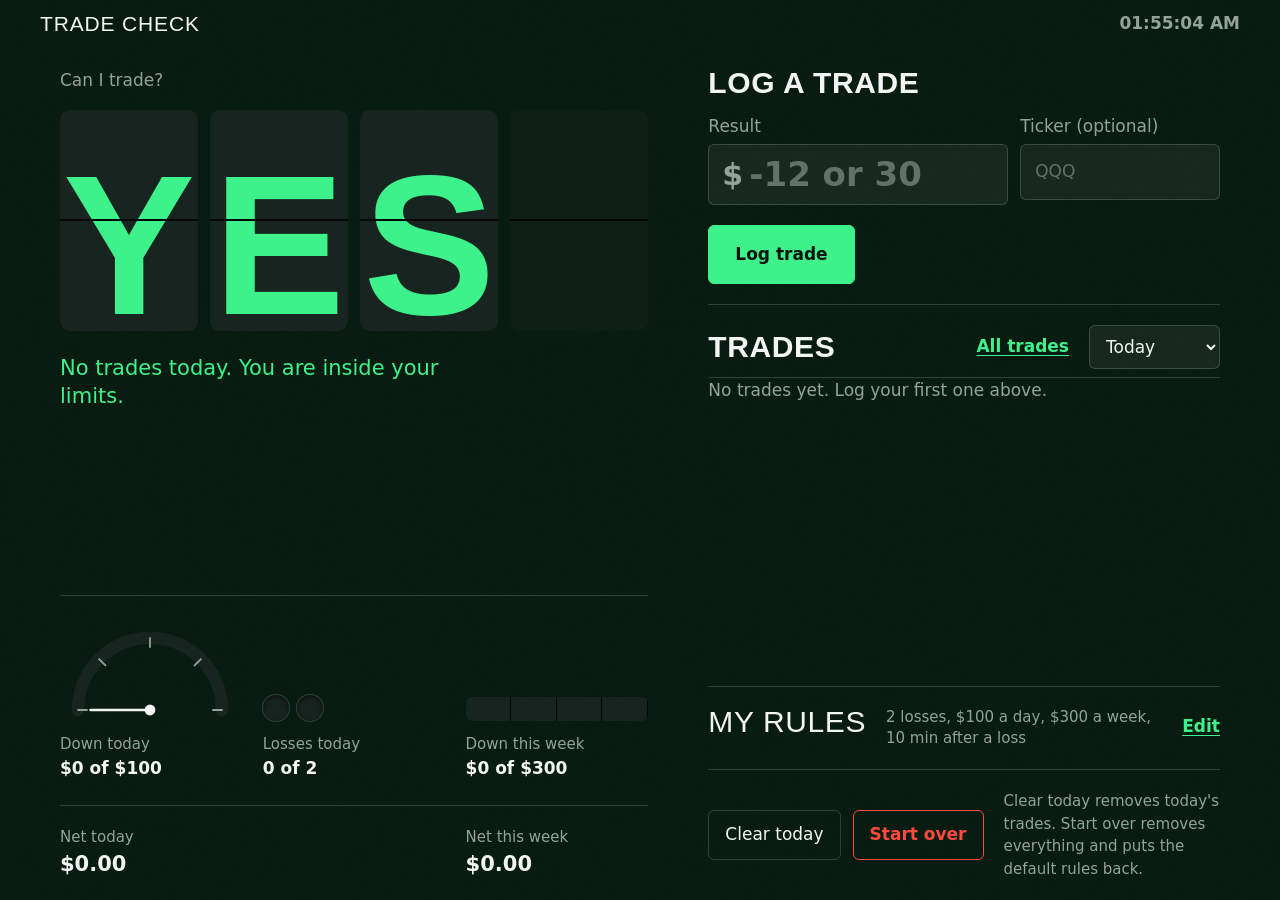
<file: index.html>
<!DOCTYPE html>
<html lang="en">
<head>
  <meta charset="utf-8">
  <meta name="viewport" content="width=device-width, initial-scale=1">
  <title>Trade Check</title>
  <meta name="description" content="Log your trades and see if you can place another one today.">
  <meta name="theme-color" content="#071A10">
  <link rel="icon" href="data:image/svg+xml,%3Csvg xmlns='http://www.w3.org/2000/svg' viewBox='0 0 32 32'%3E%3Crect width='32' height='32' rx='8' fill='%23071A10'/%3E%3Crect x='7' y='5' width='18' height='22' rx='4' fill='%233DF28A'/%3E%3Crect x='7' y='15' width='18' height='2' fill='%23071A10'/%3E%3C/svg%3E">
  <link rel="stylesheet" href="css/styles.css">
</head>
<body data-state="yes">
  <svg class="grain-src" aria-hidden="true" width="0" height="0">
    <filter id="grain"><feTurbulence type="fractalNoise" baseFrequency="0.9" numOctaves="2" stitchTiles="stitch"/><feColorMatrix values="0 0 0 0 1  0 0 0 0 1  0 0 0 0 1  0 0 0 0.5 0"/></filter>
  </svg>

  <header class="top">
    <span class="brand">Trade Check</span>
    <span class="clock fig" id="clock" aria-hidden="true"></span>
  </header>

  <div class="layout">

    <section class="signal" id="answer" aria-live="polite">
      <h1 class="question">Can I trade?</h1>
      <p class="visually-hidden" id="verdict">Yes</p>

      <div class="flaps" id="flaps" aria-hidden="true">
        <span class="tile" data-letter=" ">
          <span class="half top"><span class="ch"></span></span>
          <span class="half bottom"><span class="ch"></span></span>
          <span class="half flip-top"><span class="ch"></span></span>
          <span class="half flip-bottom"><span class="ch"></span></span>
        </span>
        <span class="tile" data-letter=" ">
          <span class="half top"><span class="ch"></span></span>
          <span class="half bottom"><span class="ch"></span></span>
          <span class="half flip-top"><span class="ch"></span></span>
          <span class="half flip-bottom"><span class="ch"></span></span>
        </span>
        <span class="tile" data-letter=" ">
          <span class="half top"><span class="ch"></span></span>
          <span class="half bottom"><span class="ch"></span></span>
          <span class="half flip-top"><span class="ch"></span></span>
          <span class="half flip-bottom"><span class="ch"></span></span>
        </span>
        <span class="tile" data-letter=" ">
          <span class="half top"><span class="ch"></span></span>
          <span class="half bottom"><span class="ch"></span></span>
          <span class="half flip-top"><span class="ch"></span></span>
          <span class="half flip-bottom"><span class="ch"></span></span>
        </span>
      </div>

      <p class="reason" id="reason">No trades today. You are inside your limits.</p>
      <p class="countdown" id="countdown" aria-hidden="true"></p>

      <div class="instruments">
        <div class="instrument dial-wrap">
          <svg class="dial" viewBox="0 0 200 112" aria-hidden="true">
            <path class="dial-track" d="M20 100 A80 80 0 0 1 180 100"/>
            <path class="dial-fill" id="day-fill" d="M20 100 A80 80 0 0 1 180 100"/>
            <g class="ticks">
              <line x1="20" y1="100" x2="30" y2="100"/>
              <line x1="43.4" y1="43.4" x2="50.5" y2="50.5"/>
              <line x1="100" y1="20" x2="100" y2="30"/>
              <line x1="156.6" y1="43.4" x2="149.5" y2="50.5"/>
              <line x1="180" y1="100" x2="170" y2="100"/>
            </g>
            <line class="needle" id="needle" x1="100" y1="100" x2="100" y2="34"/>
            <circle class="hub" cx="100" cy="100" r="6"/>
          </svg>
          <p class="inst-label">Down today</p>
          <p class="inst-fig fig" id="day-fig">$0 of $100</p>
        </div>

        <div class="instrument">
          <div class="lamps" id="dots"></div>
          <p class="inst-label">Losses today</p>
          <p class="inst-fig fig" id="stat-losses">0 of 2</p>
        </div>

        <div class="instrument">
          <div class="bar"><div class="bar-fill" id="week-fill"></div></div>
          <p class="inst-label">Down this week</p>
          <p class="inst-fig fig" id="week-fig">$0 of $300</p>
        </div>
      </div>

      <dl class="nets">
        <div><dt>Net today</dt><dd class="fig" id="stat-today">$0.00</dd></div>
        <div><dt>Net this week</dt><dd class="fig" id="stat-week">$0.00</dd></div>
      </dl>
    </section>

    <main class="controls">
      <section aria-labelledby="log-title">
        <h2 id="log-title">Log a trade</h2>
        <form id="trade-form" novalidate>
          <div class="log-row">
            <div class="field field-amount">
              <label for="amount">Result</label>
              <div class="money-well">
                <span class="money-sign fig" aria-hidden="true">$</span>
                <input id="amount" name="amount" type="text" inputmode="decimal"
                       autocomplete="off" placeholder="-12 or 30"
                       aria-describedby="amount-msg">
              </div>
            </div>
            <div class="field field-ticker">
              <label for="ticker">Ticker <span class="optional">(optional)</span></label>
              <input id="ticker" name="ticker" type="text" autocomplete="off"
                     placeholder="QQQ" maxlength="10">
            </div>
          </div>
          <p class="field-message" id="amount-msg"></p>
          <button type="submit" class="btn-main">Log trade</button>
          <p class="hint" id="storage-note" hidden>This browser is not saving. Your trades will be gone when you close the page.</p>
        </form>
      </section>

      <section aria-labelledby="list-title">
        <div class="list-head">
          <h2 id="list-title">Trades</h2>
          <a class="all-link" href="trades.html">All trades</a>
          <label class="visually-hidden" for="filter">Show</label>
          <select id="filter">
            <option value="today">Today</option>
            <option value="week">This week</option>
          </select>
        </div>
        <div class="tape-scroll">
          <ul class="tape" id="trades"></ul>
          <p class="empty" id="empty">No trades yet. Log your first one above.</p>
        </div>
      </section>

      <div class="foot">
      <section aria-labelledby="rules-title">
        <details class="rules-box" id="rules-box">
          <summary>
            <span class="summary-title" id="rules-title">My rules</span>
            <span class="summary-text" id="rules-summary"></span>
            <span class="summary-action" aria-hidden="true">Edit</span>
          </summary>
          <form id="rules-form" novalidate>
            <div class="rules">
              <div class="field">
                <label for="maxLosses">Max losses per day</label>
                <input id="maxLosses" name="maxLosses" type="text" inputmode="numeric" aria-describedby="maxLosses-msg">
                <p class="field-message" id="maxLosses-msg"></p>
              </div>
              <div class="field">
                <label for="dailyLimit">Daily loss limit ($)</label>
                <input id="dailyLimit" name="dailyLimit" type="text" inputmode="numeric" aria-describedby="dailyLimit-msg">
                <p class="field-message" id="dailyLimit-msg"></p>
              </div>
              <div class="field">
                <label for="weeklyLimit">Weekly loss limit ($)</label>
                <input id="weeklyLimit" name="weeklyLimit" type="text" inputmode="numeric" aria-describedby="weeklyLimit-msg">
                <p class="field-message" id="weeklyLimit-msg"></p>
              </div>
              <div class="field">
                <label for="cooldown">Wait after a loss (minutes)</label>
                <input id="cooldown" name="cooldown" type="text" inputmode="numeric" aria-describedby="cooldown-msg">
                <p class="field-message" id="cooldown-msg"></p>
              </div>
            </div>
            <button type="submit" class="btn-main">Save rules</button>
            <p class="saved" id="rules-saved" aria-live="polite"></p>
          </form>
        </details>
      </section>

      <section aria-labelledby="reset-title">
        <h2 id="reset-title" class="visually-hidden">Reset</h2>
        <div class="resets">
          <button type="button" class="btn-quiet" id="clear-today">Clear today</button>
          <button type="button" class="btn-danger" id="start-over">Start over</button>
        </div>
        <p class="hint">Clear today removes today's trades. Start over removes everything and puts the default rules back.</p>
      </section>
      </div>
    </main>

  </div>
  <script src="js/app.js"></script>
</body>
</html>
</file>
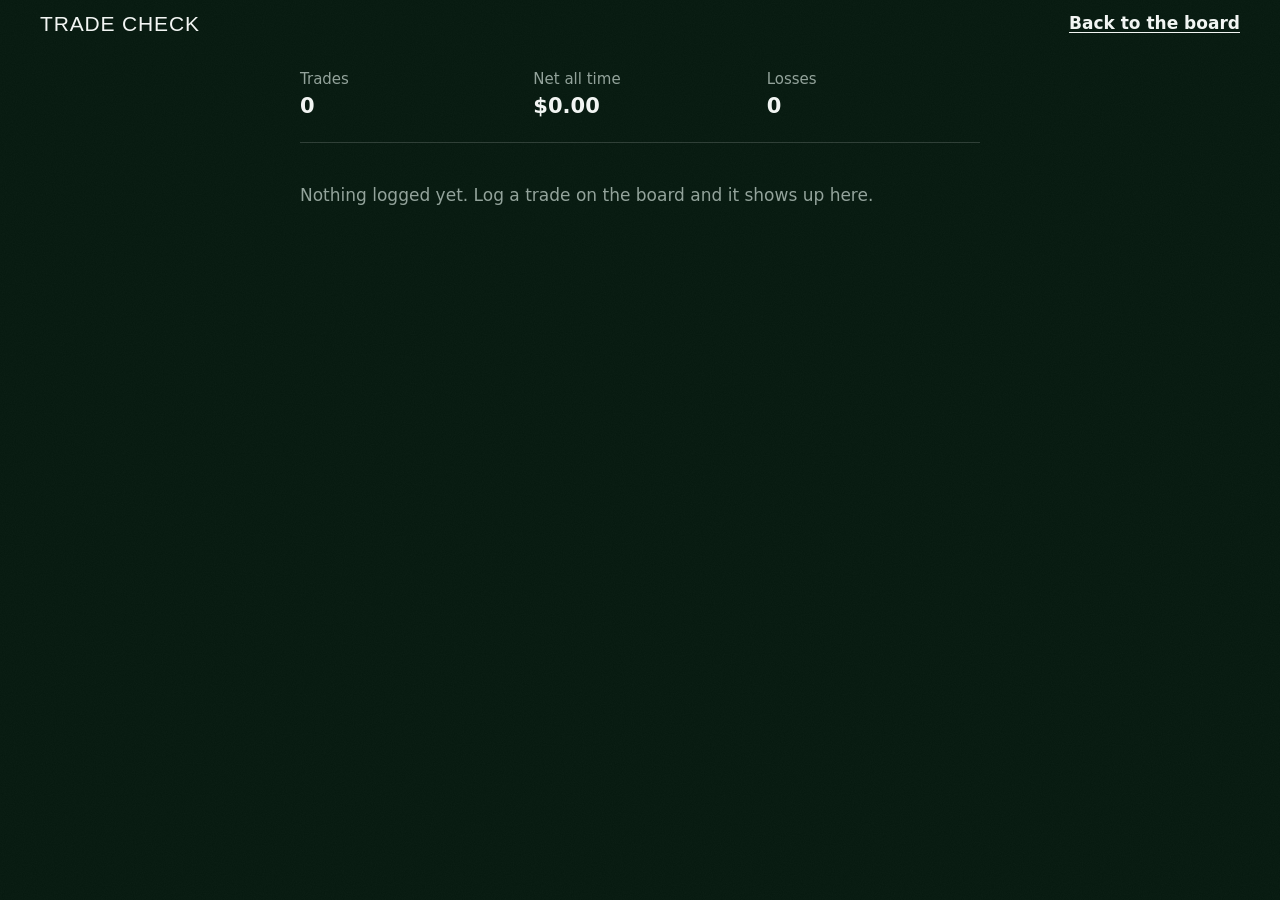
<file: trades.html>
<!DOCTYPE html>
<html lang="en">
<head>
  <meta charset="utf-8">
  <meta name="viewport" content="width=device-width, initial-scale=1">
  <title>All trades, Trade Check</title>
  <meta name="description" content="Every trade you have logged in Trade Check, grouped by day.">
  <meta name="theme-color" content="#071A10">
  <link rel="icon" href="data:image/svg+xml,%3Csvg xmlns='http://www.w3.org/2000/svg' viewBox='0 0 32 32'%3E%3Crect width='32' height='32' rx='8' fill='%23071A10'/%3E%3Crect x='7' y='5' width='18' height='22' rx='4' fill='%233DF28A'/%3E%3Crect x='7' y='15' width='18' height='2' fill='%23071A10'/%3E%3C/svg%3E">
  <link rel="stylesheet" href="css/styles.css">
</head>
<body data-state="yes">
  <svg class="grain-src" aria-hidden="true" width="0" height="0">
    <filter id="grain"><feTurbulence type="fractalNoise" baseFrequency="0.9" numOctaves="2" stitchTiles="stitch"/><feColorMatrix values="0 0 0 0 1  0 0 0 0 1  0 0 0 0 1  0 0 0 0.5 0"/></filter>
  </svg>

  <header class="top">
    <span class="brand">Trade Check</span>
    <a class="back" href="index.html">Back to the board</a>
  </header>

  <main class="history">
    <h1 class="visually-hidden">All trades</h1>

    <dl class="history-sum">
      <div><dt>Trades</dt><dd class="fig" id="sum-count">0</dd></div>
      <div><dt>Net all time</dt><dd class="fig" id="sum-net">$0.00</dd></div>
      <div><dt>Losses</dt><dd class="fig" id="sum-losses">0</dd></div>
    </dl>

    <div id="days"></div>
    <p class="empty" id="empty">Nothing logged yet. Log a trade on the board and it shows up here.</p>
  </main>

  <script src="js/history.js"></script>
</body>
</html>
</file>
<file: css/styles.css>
/* Every value here comes from DESIGN.md. Add it there first if you need a new one. */
:root {
  --bg-go: #071A10;
  --bg-wait: #1C1204;
  --bg-stop: #1F0705;
  --go: #3DF28A;
  --wait: #FFB01F;
  --stop: #FF4B3E;
  --face-go: #182420;
  --face-wait: #2A1E0C;
  --face-stop: #2E100D;
  --hinge: #050807;
  --text: #F2F5F3;
  --text-muted: #93A39B;
  --well: rgba(255, 255, 255, 0.06);
  --edge: rgba(255, 255, 255, 0.16);
  --on-signal: #07110B;

  --display: "DIN Condensed", "Bahnschrift Condensed", Bahnschrift, "Arial Narrow", sans-serif;
  --figures: "DIN Alternate", Bahnschrift, system-ui, sans-serif;
  --sans: "Helvetica Neue", system-ui, -apple-system, "Segoe UI", Roboto, sans-serif;

  --r-tile: 10px;
  --r-control: 6px;
  --unit: 8px;
  --gutter: 20px;
  --section: 40px;
  --column: 1240px;

  --letter: clamp(96px, 26vw, 260px);
  --tile-h: calc(var(--letter) * 1.12);

  /* Set by the answer on <body>. */
  --bg: var(--bg-go);
  --signal: var(--go);
  --face: var(--face-go);
}

body[data-state="yes"]  { --bg: var(--bg-go);   --signal: var(--go);   --face: var(--face-go); }
body[data-state="wait"] { --bg: var(--bg-wait); --signal: var(--wait); --face: var(--face-wait); }
body[data-state="no"]   { --bg: var(--bg-stop); --signal: var(--stop); --face: var(--face-stop); }

* { box-sizing: border-box; }

html { background: var(--bg); }

body {
  margin: 0;
  min-height: 100vh;
  background: var(--bg);
  color: var(--text);
  font-family: var(--sans);
  font-size: 17px;
  line-height: 1.5;
  transition: background-color 500ms ease;
}

/* Film grain so the large flat color does not band. Inline SVG filter, no image. */
body::before {
  content: "";
  position: fixed;
  inset: 0;
  pointer-events: none;
  filter: url(#grain);
  opacity: 0.05;
  z-index: 0;
  transform: translateZ(0); /* its own layer, so scrolling does not repaint the filter */
}

.grain-src { position: absolute; width: 0; height: 0; }

h1, h2, p { margin: 0; }

h2 {
  font-family: var(--display);
  font-size: 30px;
  font-weight: 700;
  text-transform: uppercase;
  letter-spacing: 0.02em;
  line-height: 1;
  margin-bottom: calc(var(--unit) * 2);
}

.fig {
  font-family: var(--figures);
  font-variant-numeric: tabular-nums;
  font-weight: 700;
}

/* ---------- Header ---------- */

.top {
  position: relative;
  z-index: 1;
  max-width: var(--column);
  margin: 0 auto;
  padding: 14px var(--gutter) 0;
  display: flex;
  justify-content: space-between;
  align-items: baseline;
  color: var(--text-muted);
}

.brand {
  font-family: var(--display);
  font-size: 21px;
  text-transform: uppercase;
  letter-spacing: 0.04em;
  color: var(--text);
}

.clock { font-size: 17px; }

/* ---------- Layout ---------- */

.layout {
  position: relative;
  z-index: 1;
  max-width: var(--column);
  margin: 0 auto;
  padding: var(--gutter) var(--gutter) calc(var(--section) * 2);
  display: grid;
  gap: var(--section);
}

/* On a laptop the whole page fits the window: no page scroll at 100% zoom.
   The letters scale with the window height, and only the tape scrolls. */
@media (min-width: 960px) {
  :root { --letter: min(clamp(96px, 26vw, 260px), 22vh); }
  html, body { height: 100%; overflow: hidden; }
  .top { height: 48px; padding-top: 0; align-items: center; }
  .layout {
    height: calc(100vh - 48px);
    grid-template-columns: minmax(0, 1.15fr) minmax(0, 1fr);
    grid-template-rows: minmax(0, 1fr);
    gap: calc(var(--section) * 1.5);
    padding: var(--gutter) calc(var(--gutter) * 2) var(--gutter);
    align-items: stretch;
  }
  .signal {
    display: flex;
    flex-direction: column;
    min-height: 0;
    overflow: hidden;
  }
  .signal .instruments { margin-top: auto; }
  .reason { margin-top: calc(var(--unit) * 2); }
  main.controls {
    display: flex;
    flex-direction: column;
    min-height: 0;
    gap: var(--gutter);
  }
  main.controls section + section, main.controls .foot { padding-top: var(--gutter); }
  main.controls > section:nth-child(2) {
    flex: 1 1 auto;
    min-height: 0;
    display: flex;
    flex-direction: column;
  }
  .tape-scroll { flex: 1 1 auto; min-height: 0; overflow-y: auto; }
  .foot { display: grid; gap: var(--gutter); border-top: 1px solid var(--edge); }
  .foot section + section { border-top: none; padding-top: 0; }
  .foot .hint { margin: 0; }
  .foot section:last-child { display: flex; align-items: center; gap: var(--gutter); flex-wrap: wrap; }
  .foot .hint { flex: 1 1 200px; }
  .rules-box form { margin-top: var(--gutter); }
  /* While My rules is open, the trades list steps aside so the form fits the
     screen. If it still does not fit, this column scrolls instead of cutting off. */
  main.controls { overflow-y: auto; }
  main.controls:has(.rules-box[open]) > section:nth-child(2) { display: none; }
}

/* Short laptop windows: drop the reset hint so the tape keeps some rows. */
@media (min-width: 960px) and (max-height: 760px) {
  .foot .hint { display: none; }
  main.controls section:first-child h2 { margin-bottom: var(--unit); }
}

/* ---------- The signal ---------- */

.question {
  font-size: 17px;
  font-weight: 500;
  color: var(--text-muted);
  margin-bottom: calc(var(--unit) * 2);
}

.flaps {
  display: grid;
  grid-template-columns: repeat(4, minmax(0, 1fr));
  gap: clamp(6px, 1.5vw, 12px);
}

.tile {
  position: relative;
  height: var(--tile-h);
  perspective: 900px;
}

.half {
  position: absolute;
  left: 0;
  right: 0;
  height: 50%;
  overflow: hidden;
  background: var(--face);
  backface-visibility: hidden;
}

.half.top, .half.flip-top {
  top: 0;
  border-radius: var(--r-tile) var(--r-tile) 0 0;
  transform-origin: 50% 100%;
}

.half.bottom, .half.flip-bottom {
  bottom: 0;
  border-radius: 0 0 var(--r-tile) var(--r-tile);
  transform-origin: 50% 0%;
}

.half .ch {
  position: absolute;
  left: 0;
  right: 0;
  top: 0;
  height: var(--tile-h);
  display: grid;
  place-items: center;
  font-family: var(--display);
  font-size: var(--letter);
  font-weight: 700;
  line-height: 1;
  padding-top: 0.19em; /* DIN Condensed sits high; this centers the capitals */
  color: var(--signal);
}

.half.bottom .ch, .half.flip-bottom .ch {
  top: calc(var(--tile-h) / -2);
}

/* Spare slots, so YES does not read as a word with a hole after it. */
.tile[data-letter=" "] .half { opacity: 0.45; }

/* The hinge line across the middle. */
.tile::after {
  content: "";
  position: absolute;
  left: 0;
  right: 0;
  top: calc(50% - 1px);
  height: 2px;
  background: var(--hinge);
  z-index: 3;
}

.flip-top, .flip-bottom { display: none; z-index: 2; }

.tile.flipping .flip-top {
  display: block;
  animation: fold-down 110ms ease-in forwards;
}

.tile.flipping .flip-bottom {
  display: block;
  transform: rotateX(90deg);
  animation: fold-in 110ms ease-out 110ms forwards;
}

@keyframes fold-down {
  from { transform: rotateX(0deg); }
  to   { transform: rotateX(-90deg); }
}

@keyframes fold-in {
  from { transform: rotateX(90deg); }
  to   { transform: rotateX(0deg); }
}

.reason.changed { animation: rise 400ms ease-out; }

@keyframes rise {
  from { opacity: 0; transform: translateY(8px); }
  to   { opacity: 1; transform: none; }
}

.reason {
  margin-top: calc(var(--unit) * 3);
  font-size: 21px;
  line-height: 1.3;
  font-weight: 500;
  color: var(--signal);
  max-width: 30ch;
}

.countdown {
  margin-top: var(--unit);
  font-family: var(--display);
  font-size: clamp(56px, 14vw, 96px);
  font-weight: 700;
  line-height: 1;
  color: var(--signal);
  font-variant-numeric: tabular-nums;
}

.countdown .unit {
  font-family: var(--sans);
  font-size: 21px;
  font-weight: 500;
  color: var(--text-muted);
  margin-left: var(--unit);
}

.countdown:empty { display: none; }

/* Instruments */
.instruments {
  display: grid;
  grid-template-columns: repeat(3, minmax(0, 1fr));
  gap: var(--gutter);
  margin-top: calc(var(--unit) * 4);
  padding-top: calc(var(--unit) * 3);
  border-top: 1px solid var(--edge);
}

.instrument {
  display: flex;
  flex-direction: column;
  justify-content: flex-end;
}

.inst-label {
  margin-top: calc(var(--unit) * 1.5);
  font-size: 15px;
  color: var(--text-muted);
}

.inst-fig { font-size: 17px; }

.dial { width: 100%; max-width: 180px; display: block; }

.dial-wrap { align-items: flex-start; }

.dial-track, .dial-fill {
  fill: none;
  stroke-width: 14;
  stroke-linecap: round;
}

.dial-track { stroke: var(--face); }

.dial-fill {
  stroke: var(--signal);
  stroke-dasharray: 251.4;
  stroke-dashoffset: 251.4;
  transition: stroke-dashoffset 600ms cubic-bezier(.2,.8,.2,1), stroke 500ms;
}

.ticks line {
  stroke: var(--text-muted);
  stroke-width: 2;
  stroke-linecap: round;
}

.needle {
  stroke: var(--text);
  stroke-width: 3;
  stroke-linecap: round;
  transform-origin: 100px 100px;
  transform: rotate(-90deg);
  transition: transform 700ms cubic-bezier(0.34, 1.56, 0.64, 1); /* a spring with a small overshoot */
}

.hub { fill: var(--text); }

.lamps {
  display: flex;
  flex-wrap: wrap;
  gap: var(--unit);
  align-items: flex-end;
  min-height: 26px;
}

.lamp {
  width: 26px;
  height: 26px;
  border-radius: 50%;
  background: var(--face);
  box-shadow: inset 0 2px 5px rgba(0, 0, 0, 0.6), 0 0 0 1px var(--edge);
}

.lamp.on {
  background: var(--stop);
  box-shadow: inset 0 -3px 6px rgba(0, 0, 0, 0.35);
}

.lamp.lit-now { animation: ignite 360ms cubic-bezier(0.2, 1.4, 0.4, 1); }

@keyframes ignite {
  from { transform: scale(0.5); }
  to   { transform: scale(1); }
}

.bar {
  height: 24px;
  border-radius: var(--r-control);
  background:
    repeating-linear-gradient(90deg, transparent 0 calc(25% - 1px), var(--hinge) calc(25% - 1px) 25%),
    var(--face);
  overflow: hidden;
}

.bar-fill {
  height: 100%;
  width: 0;
  background: var(--signal);
  transition: width 600ms cubic-bezier(.2,.8,.2,1), background-color 500ms;
}

.nets {
  display: grid;
  grid-template-columns: repeat(3, minmax(0, 1fr));
  gap: var(--gutter);
  margin: calc(var(--unit) * 3) 0 0;
  padding-top: calc(var(--unit) * 2.5);
  border-top: 1px solid var(--edge);
}

.nets > div:last-child { grid-column: 3; }
.nets dt { font-size: 15px; color: var(--text-muted); }
.nets dd { margin: 0; font-size: 21px; }

/* ---------- Controls ---------- */

.controls {
  display: grid;
  gap: 32px;
}

.controls section + section {
  padding-top: 32px;
  border-top: 1px solid var(--edge);
}

@media (max-width: 959px) {
  .controls { border-top: 1px solid var(--edge); padding-top: 32px; }
}

.field label {
  display: block;
  margin-bottom: calc(var(--unit) / 2);
  color: var(--text-muted);
}

.optional { color: var(--text-muted); }

input, select {
  width: 100%;
  min-height: 56px;
  padding: 12px 14px;
  font: inherit;
  color: var(--text);
  background: var(--well);
  border: 1px solid var(--edge);
  border-radius: var(--r-control);
  color-scheme: dark;
}

input::placeholder { color: var(--text-muted); opacity: 0.6; }

input:focus, select:focus {
  outline: 2px solid var(--signal);
  outline-offset: 0;
  border-color: var(--signal);
}

input[aria-invalid="true"] { border-color: var(--stop); }

.log-row {
  display: grid;
  grid-template-columns: minmax(0, 1.5fr) minmax(0, 1fr);
  gap: calc(var(--unit) * 1.5);
  align-items: start;
}



.money-well {
  position: relative;
}

.money-sign {
  position: absolute;
  left: 14px;
  top: 50%;
  transform: translateY(-50%);
  font-size: 30px;
  color: var(--text-muted);
}

.field-amount input {
  font-family: var(--figures);
  font-variant-numeric: tabular-nums;
  font-weight: 700;
  font-size: 34px;
  padding: 4px 14px 4px 40px;
}

.field-ticker input {
  text-transform: uppercase;
}

/* Numbers in the rules boxes are set like every other number on the page. */
.rules input {
  font-family: var(--figures);
  font-variant-numeric: tabular-nums;
  font-weight: 700;
  font-size: 21px;
}

.field-amount input.pulse { animation: pulse 400ms ease-out; }

@keyframes pulse {
  from { background: var(--signal); color: var(--on-signal); }
  to   { background: var(--well); color: var(--text); }
}

.field-message {
  margin-top: var(--unit);
  color: var(--stop);
  font-size: 15px;
  font-weight: 500;
}

.field-message:empty { display: none; }

form .btn-main { margin-top: var(--gutter); }

/* Buttons */
button {
  font: inherit;
  cursor: pointer;
  border-radius: var(--r-control);
  min-height: 44px; /* a finger-sized target */
}

select { cursor: pointer; }

button:focus-visible, summary:focus-visible {
  outline: 2px solid var(--signal);
  outline-offset: 3px;
}

.btn-main {
  padding: 16px 26px;
  color: var(--on-signal);
  background: var(--signal);
  border: 1px solid var(--signal);
  font-weight: 700;
  font-size: 17px;
  transition: background-color 500ms, filter 120ms;
}

.btn-main:hover { filter: brightness(1.12); }
.btn-main:active { transform: translateY(1px); }

.btn-quiet, .btn-danger {
  padding: 11px 16px;
  background: transparent;
  border: 1px solid var(--edge);
  color: var(--text);
}

.btn-quiet:hover { border-color: var(--text); }

.btn-danger {
  color: var(--stop);
  border-color: var(--stop);
  font-weight: 600;
}

/* The amount on its way from the well to the tape. */
.flyer {
  position: fixed;
  z-index: 5;
  pointer-events: none;
  font-family: var(--figures);
  font-variant-numeric: tabular-nums;
  font-weight: 700;
  color: var(--text);
  white-space: nowrap;
}

/* Tape */
.list-head {
  display: flex;
  align-items: center;
  gap: var(--gutter);
  margin-bottom: var(--unit);
}

.list-head h2 { margin: 0; margin-right: auto; }

.all-link {
  color: var(--signal);
  font-weight: 600;
  text-decoration: underline;
  text-underline-offset: 3px;
}
.list-head select { width: auto; min-height: 44px; padding: 8px 12px; }

.tape {
  list-style: none;
  margin: 0;
  padding: 0;
  border-top: 1px solid var(--edge);
}

.tape li {
  display: grid;
  grid-template-columns: 4.5em 1fr auto auto;
  align-items: center;
  gap: var(--gutter);
  padding: 12px 0;
  border-bottom: 1px solid var(--edge);
}

.tape li.new { animation: arrive 500ms ease-out; }

@keyframes arrive {
  from { opacity: 0; transform: translateY(-10px); background: var(--well); }
  60%  { opacity: 1; transform: none; }
  to   { background: transparent; }
}

.tape .time {
  font-family: var(--figures);
  font-variant-numeric: tabular-nums;
  color: var(--text-muted);
}

.tape .ticker { font-weight: 500; }

.tape .result {
  font-family: var(--figures);
  font-variant-numeric: tabular-nums;
  font-weight: 700;
  font-size: 21px;
  text-align: right;
}

.tape .btn-quiet {
  padding: 7px 4px;
  font-size: 15px;
  border-color: transparent;
  color: var(--text-muted);
  text-decoration: underline;
  text-underline-offset: 3px;
}

.tape .btn-quiet:hover { color: var(--text); border-color: transparent; }

.empty, .hint, .saved { color: var(--text-muted); }
.hint { margin-top: calc(var(--unit) * 1.5); font-size: 15px; }
.saved { margin-top: var(--unit); }
.saved:empty { display: none; }

/* Rules */
.rules-box summary {
  display: grid;
  grid-template-columns: auto 1fr auto;
  align-items: baseline;
  gap: var(--gutter);
  cursor: pointer;
  list-style: none;
}

.rules-box summary::-webkit-details-marker { display: none; }

.summary-title {
  font-family: var(--display);
  font-size: 30px;
  text-transform: uppercase;
  letter-spacing: 0.02em;
  line-height: 1;
}

.summary-text { color: var(--text-muted); font-size: 15px; line-height: 1.4; align-self: center; }

.summary-action {
  color: var(--signal);
  font-weight: 600;
  text-decoration: underline;
  text-underline-offset: 3px;
}

.rules-box form { margin-top: calc(var(--unit) * 2.5); }

.rules { display: grid; gap: var(--gutter); }

@media (min-width: 520px) {
  .rules { grid-template-columns: 1fr 1fr; }
}

.resets { display: flex; flex-wrap: wrap; gap: calc(var(--unit) * 1.5); }

.visually-hidden {
  position: absolute;
  width: 1px;
  height: 1px;
  overflow: hidden;
  clip: rect(0 0 0 0);
  white-space: nowrap;
}

@media (max-width: 480px) {
  .instruments { grid-template-columns: 1fr 1fr; }
  .dial-wrap { grid-column: 1 / -1; }
  .dial { max-width: 220px; }
  .nets { grid-template-columns: 1fr 1fr; }
  .nets > div:last-child { grid-column: auto; }
  .log-row { grid-template-columns: 1fr; }
  .summary-text { grid-column: 1 / -1; grid-row: 2; }
}

@media (max-width: 400px) {
  .tape li { grid-template-columns: auto 1fr auto auto; gap: 12px; }
  .tape .result { font-size: 17px; }
}

@media (prefers-reduced-motion: reduce) {
  body, .dial-fill, .needle, .bar-fill, .btn-main { transition: none; }
  .tile.flipping .flip-top, .tile.flipping .flip-bottom { animation: none; display: none; }
  .tape li.new, .lamp.lit-now, .reason.changed, .field-amount input.pulse { animation: none; }
}

/* ---------- All trades page ---------- */

.history {
  position: relative;
  z-index: 1;
  max-width: 720px;
  margin: 0 auto;
  padding: var(--gutter) var(--gutter) calc(var(--section) * 2);
}

.history-sum {
  display: grid;
  grid-template-columns: repeat(3, minmax(0, 1fr));
  gap: var(--gutter);
  margin: 0 0 var(--section);
  padding-bottom: var(--gutter);
  border-bottom: 1px solid var(--edge);
}

.history-sum dt { font-size: 15px; color: var(--text-muted); }
.history-sum dd { margin: 0; font-size: 21px; }

.day { margin-bottom: var(--section); }

.day-head {
  display: flex;
  justify-content: space-between;
  align-items: baseline;
  gap: var(--gutter);
  margin-bottom: var(--unit);
}

.day-head h2 { margin: 0; }
.day-head .fig { font-size: 21px; }

.tape li.plain { grid-template-columns: 4.5em 1fr auto; }

.back {
  color: var(--text);
  font-weight: 600;
  text-decoration: underline;
  text-underline-offset: 3px;
}
</file>
